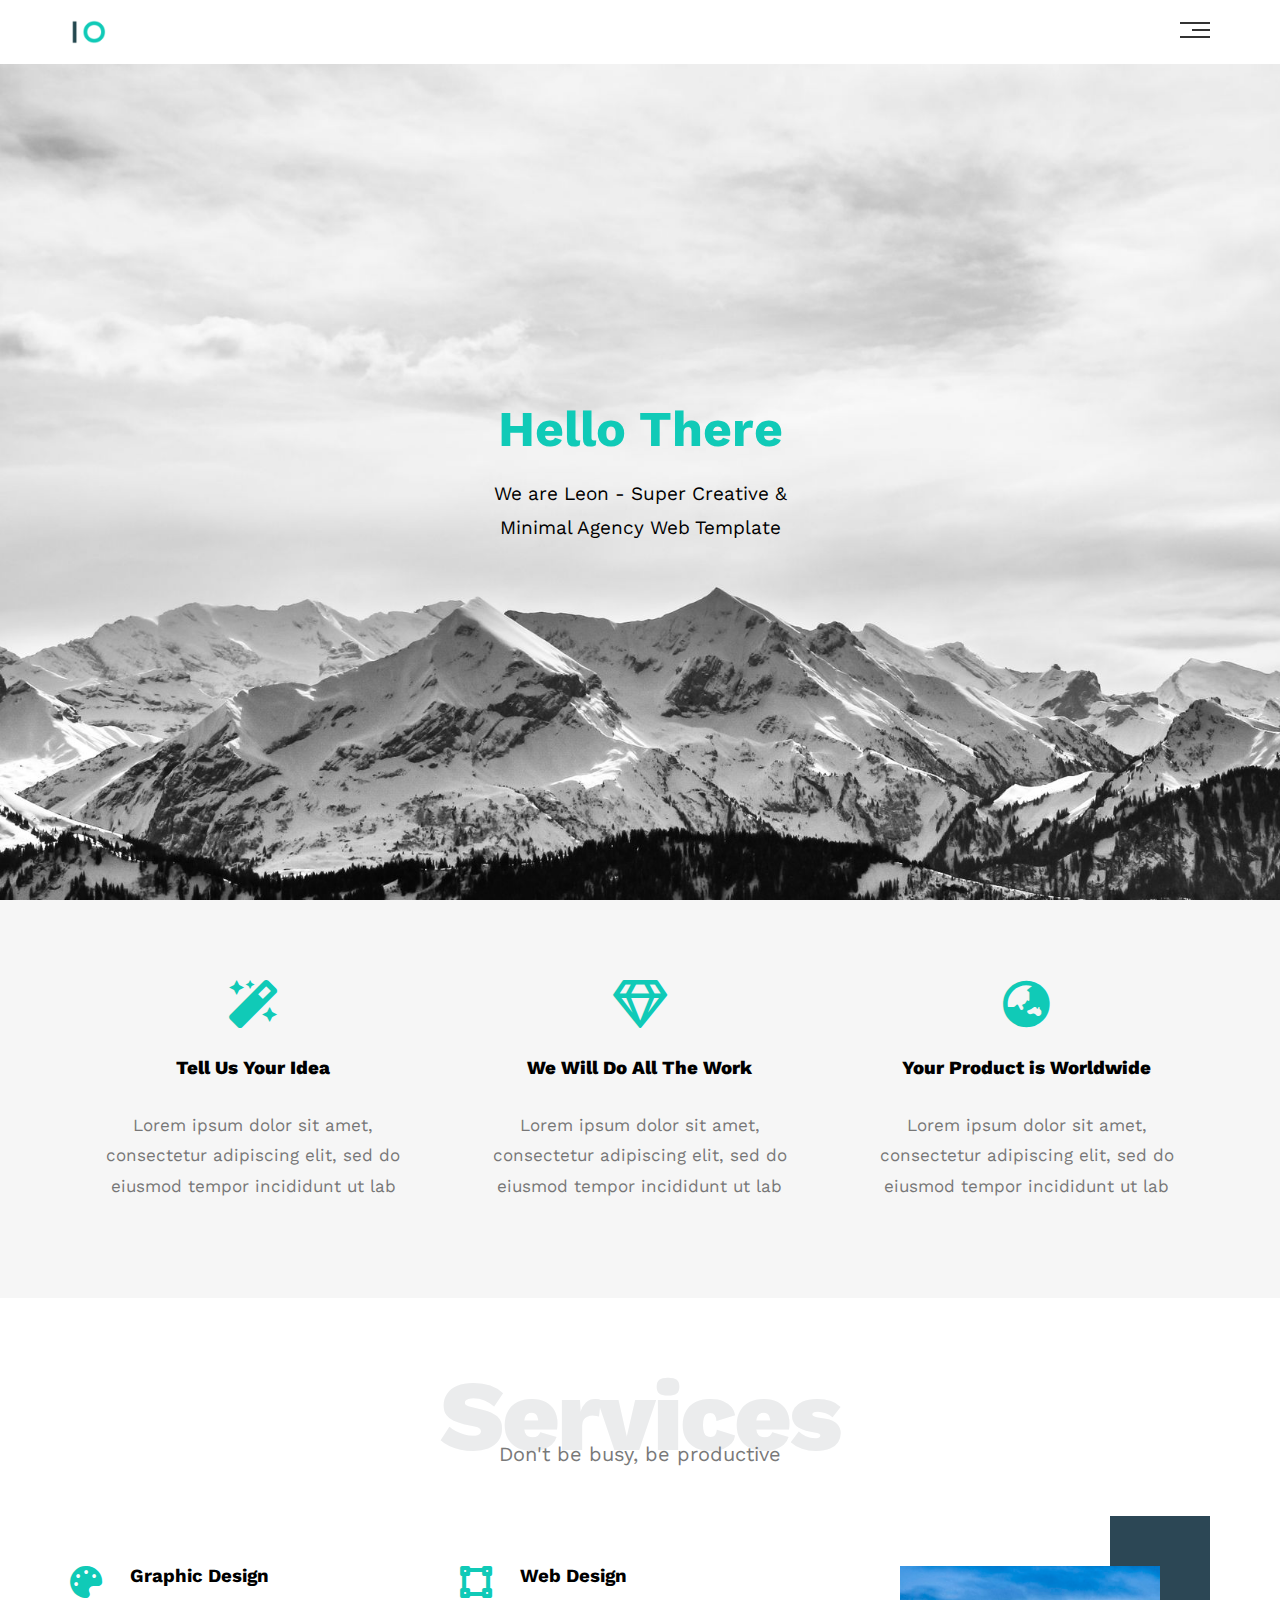
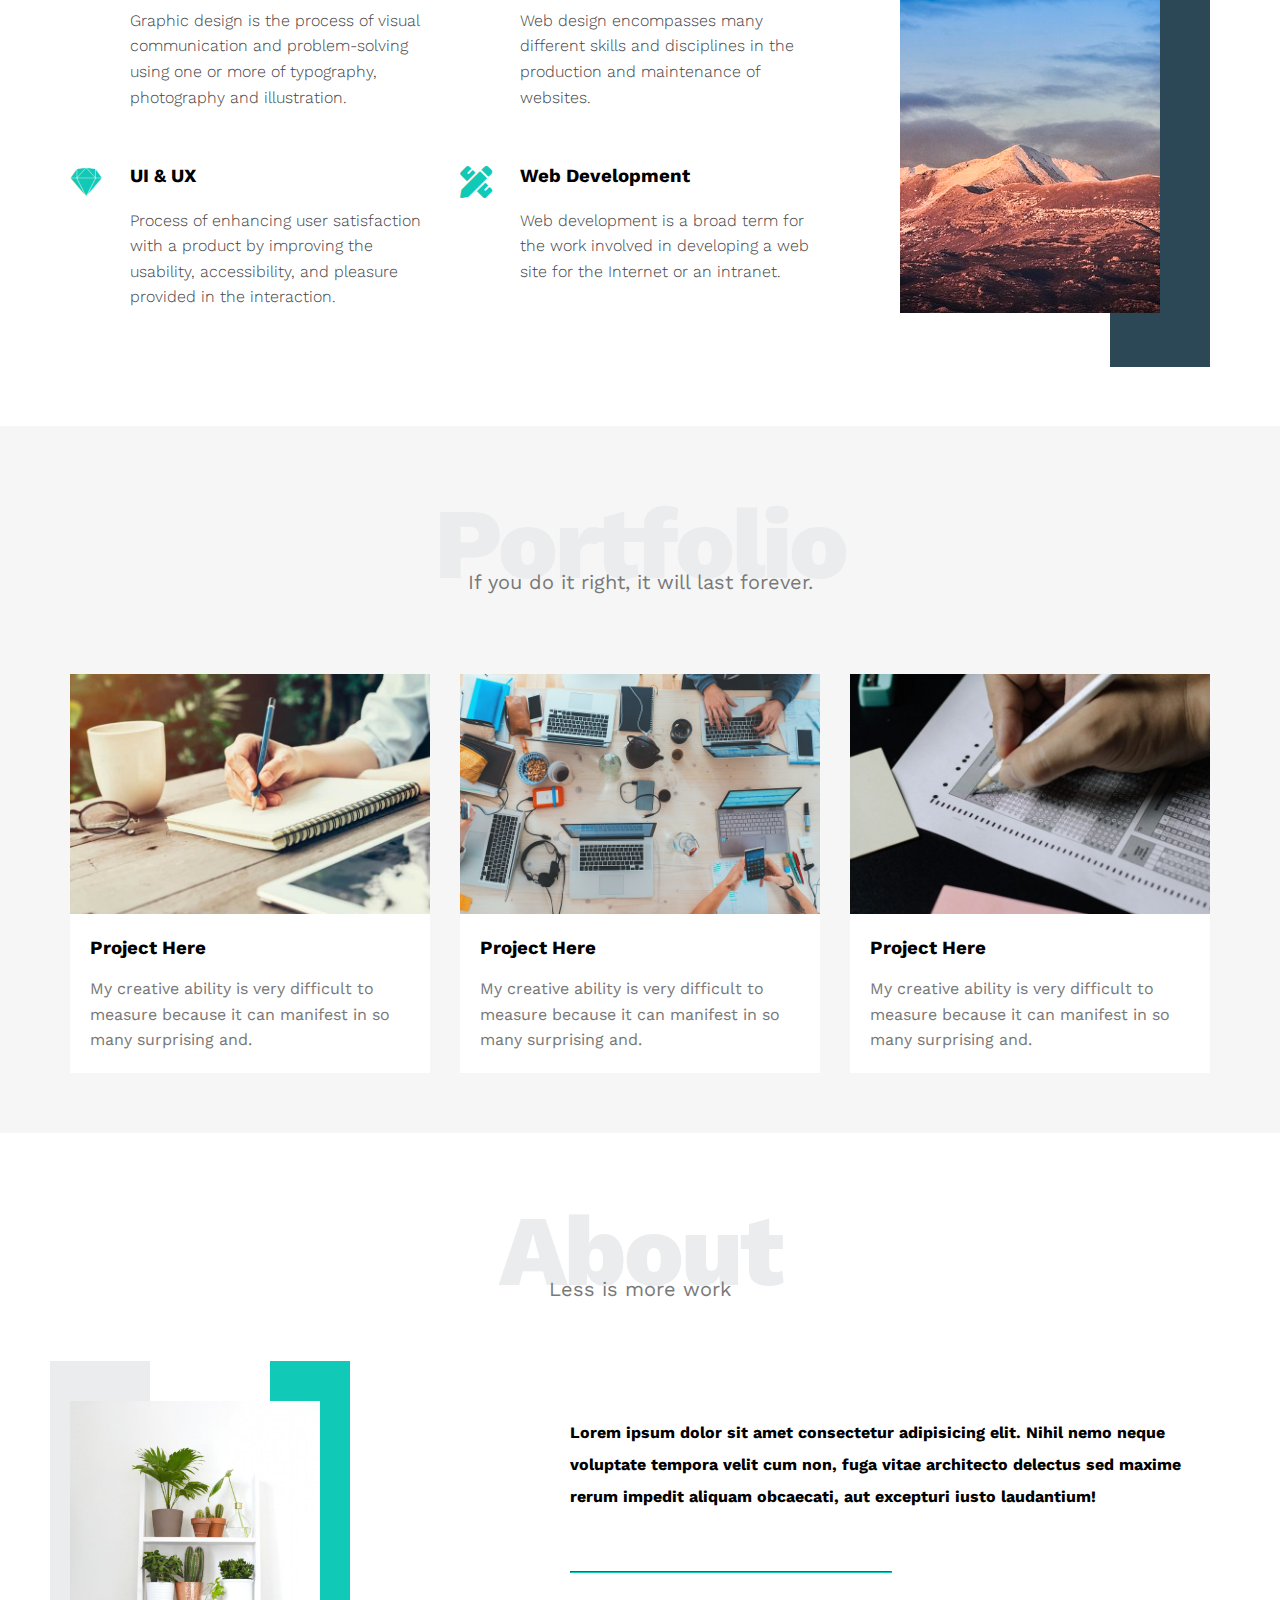
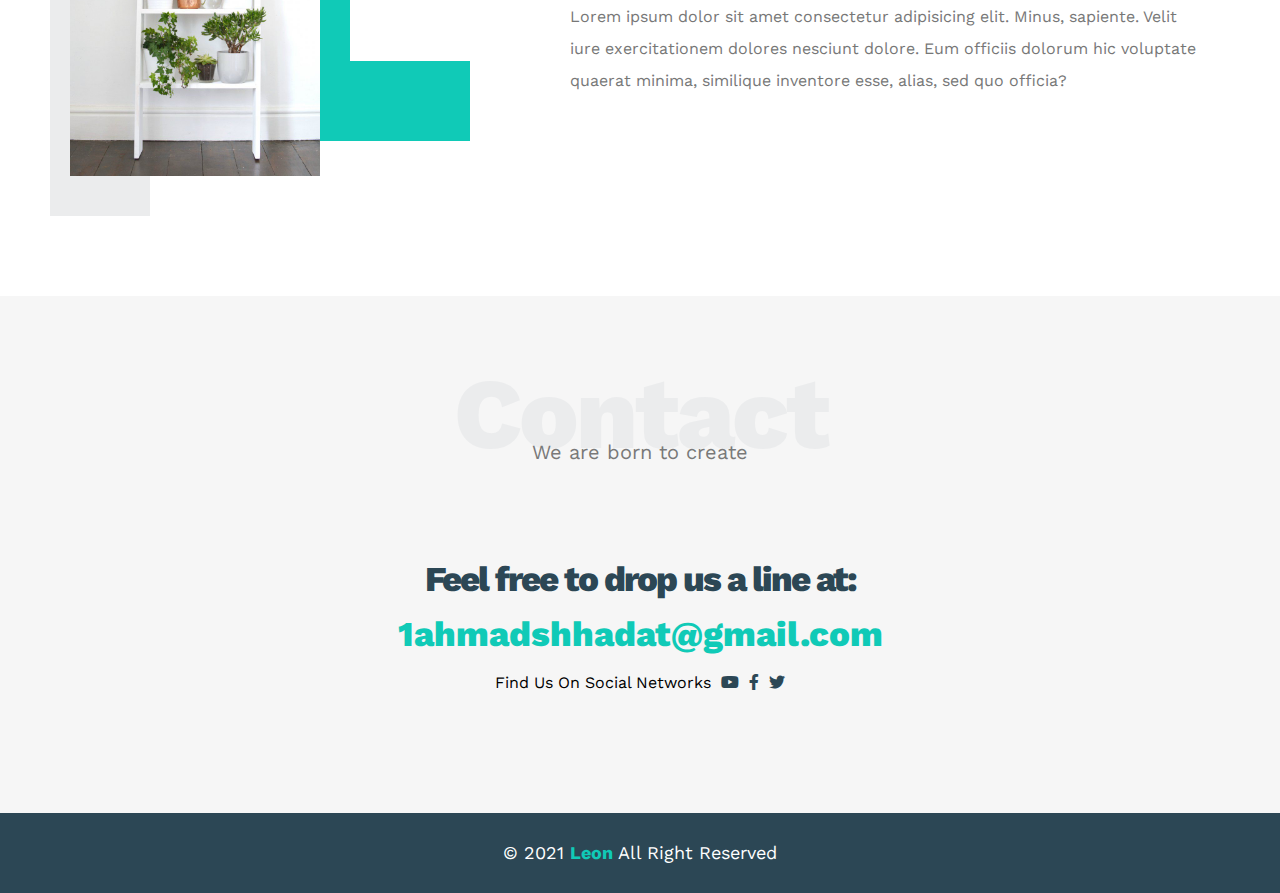
<file: index.html>
<!DOCTYPE html>
<html lang="en">

<head>
    <meta charset="UTF-8" />
    <meta http-equiv="X-UA-Compatible" content="IE=edge" />
    <meta name="viewport" content="width=device-width, initial-scale=1.0" />
    <title>Leon | Template One</title>
    <!-- Main Template CSS File -->
    <link rel="stylesheet" href="css/leon.css" />
    <!-- Render All Elements Normally -->
    <link rel="stylesheet" href="css/normalize.css" />
    <!-- Font Awesome Library -->
    <link rel="stylesheet" href="css/all.min.css" />
    <!-- Google Fonts -->
    <link rel="preconnect" href="https://fonts.gstatic.com" />
    <link href="https://fonts.googleapis.com/css2?family=Work+Sans:wght@200;300;400;500;600;700;800&#038;display=swap"
        rel="stylesheet" />
</head>

<body>
    <!-- Start Header -->
    <div class="header">
        <div class="container">
            <img class="logo" src="images/logo.png" alt="" />
            <div class="links">
                <span class="icon">
                    <span></span>
                    <span></span>
                    <span></span>
                </span>
                <ul>
                    <li><a href="#features">features</a></li>
                    <li><a href="#services">Services</a></li>
                    <li><a href="#portfolio">Portfolio</a></li>
                    <li><a href="#about">About</a></li>
                    <li><a href="#contact">Contact</a></li>
                </ul>
            </div>
        </div>
    </div>
    <!-- End Header -->
    <!-- Start Landing Section -->
    <div class="landing">
        <div class="intro-text">
            <h1>Hello There</h1>
            <p>We are Leon - Super Creative & Minimal Agency Web Template</p>
        </div>
    </div>
    <!-- End Landing Section -->
    <!-- Start Features -->
    <div class="features" id="features">
        <div class="container">
            <div class="feat">
                <i class="fas fa-magic fa-3x"></i>
                <h3>Tell Us Your Idea</h3>
                <p>Lorem ipsum dolor sit amet, consectetur adipiscing elit, sed do eiusmod tempor incididunt ut lab</p>
            </div>
            <div class="feat">
                <i class="far fa-gem fa-3x"></i>
                <h3>We Will Do All The Work</h3>
                <p>Lorem ipsum dolor sit amet, consectetur adipiscing elit, sed do eiusmod tempor incididunt ut lab</p>
            </div>
            <div class="feat">
                <i class="fas fa-globe-asia fa-3x"></i>
                <h3>Your Product is Worldwide</h3>
                <p>Lorem ipsum dolor sit amet, consectetur adipiscing elit, sed do eiusmod tempor incididunt ut lab</p>
            </div>
        </div>
    </div>
    <!-- End Features -->
    <!-- Start Services -->
    <div class="services" id="services">
        <div class="container">
            <h2 class="special-heading">Services</h2>
            <p>Don't be busy, be productive</p>
            <div class="services-content">
                <div class="col">
                    <!-- Start Service -->
                    <div class="srv">
                        <i class="fas fa-palette fa-2x"></i>
                        <div class="text">
                            <h3>Graphic Design</h3>
                            <p>
                                Graphic design is the process of visual communication and problem-solving using one or
                                more of
                                typography, photography and illustration.
                            </p>
                        </div>
                    </div>
                    <div class="srv">
                        <i class="fab fa-sketch fa-2x"></i>
                        <div class="text">
                            <h3>UI & UX</h3>
                            <p>
                                Process of enhancing user satisfaction with a product by improving the usability,
                                accessibility, and
                                pleasure provided in the interaction.
                            </p>
                        </div>
                    </div>
                    <!-- End Service -->
                </div>
                <div class="col">
                    <!-- Start Services -->
                    <div class="srv">
                        <i class="fas fa-vector-square fa-2x"></i>
                        <div class="text">
                            <h3>Web Design</h3>
                            <p>
                                Web design encompasses many different skills and disciplines in the production and
                                maintenance of
                                websites.
                            </p>
                        </div>
                    </div>
                    <div class="srv">
                        <i class="fas fa-pencil-ruler fa-2x"></i>
                        <div class="text">
                            <h3>Web Development</h3>
                            <p>
                                Web development is a broad term for the work involved in developing a web site for the
                                Internet or an
                                intranet.
                            </p>
                        </div>
                    </div>
                    <!-- End Services -->
                </div>
                <div class="col">
                    <div class="image image-column">
                        <img src="images/services.jpg" alt="" />
                    </div>
                </div>
            </div>
        </div>
    </div>
    <!-- End Services -->
    <!-- Start Portfolio -->
    <div class="portfolio" id="portfolio">
        <div class="container">
            <h2 class="special-heading">Portfolio</h2>
            <p>If you do it right, it will last forever.</p>
            <div class="portfolio-content">
                <div class="card">
                    <img src="images/portfolio-1.jpg" alt="" />
                    <div class="info">
                        <h3>Project Here</h3>
                        <p>My creative ability is very difficult to measure because it can manifest in so many
                            surprising and.</p>
                    </div>
                </div>
                <div class="card">
                    <img src="images/portfolio-2.jpg" alt="" />
                    <div class="info">
                        <h3>Project Here</h3>
                        <p>My creative ability is very difficult to measure because it can manifest in so many
                            surprising and.</p>
                    </div>
                </div>
                <div class="card">
                    <img src="images/portfolio-3.jpg" alt="" />
                    <div class="info">
                        <h3>Project Here</h3>
                        <p>My creative ability is very difficult to measure because it can manifest in so many
                            surprising and.</p>
                    </div>
                </div>
            </div>
        </div>
    </div>
    <!-- End Portfolio -->
    <!-- Start About -->
    <div class="about" id="about">
        <div class="container">
            <h2 class="special-heading">About</h2>
            <p>Less is more work</p>
            <div class="about-content">
                <div class="image">
                    <img src="images/about.jpg" alt="" />
                </div>
                <div class="text">
                    <p>
                        Lorem ipsum dolor sit amet consectetur adipisicing elit. Nihil nemo neque voluptate tempora
                        velit cum non,
                        fuga vitae architecto delectus sed maxime rerum impedit aliquam obcaecati, aut excepturi iusto
                        laudantium!
                    </p>
                    <hr />
                    <p>
                        Lorem ipsum dolor sit amet consectetur adipisicing elit. Minus, sapiente. Velit iure
                        exercitationem
                        dolores nesciunt dolore. Eum officiis dolorum hic voluptate quaerat minima, similique inventore
                        esse,
                        alias, sed quo officia?
                    </p>
                </div>
            </div>
        </div>
    </div>
    <!-- End About -->
    <!-- Start Contact -->
    <div class="contact" id="contact">
        <div class="container">
            <h2 class="special-heading">Contact</h2>
            <p>We are born to create</p>
            <div class="info">
                <p class="label">Feel free to drop us a line at:</p>
                <a href="mailto:1ahmadshhadat@gmail.com?subject=Contact" class="link">1ahmadshhadat@gmail.com</a>
                <div class="social">
                    Find Us On Social Networks
                    <i class="fab fa-youtube"></i>
                    <i class="fab fa-facebook-f"></i>
                    <i class="fab fa-twitter"></i>
                </div>
            </div>
        </div>
    </div>
    <!-- End Contact -->
    <!-- Start Footer -->
    <div class="footer">&copy; 2021 <span>Leon</span> All Right Reserved</div>
    <!-- End Footer -->
</body>

</html>
</file>
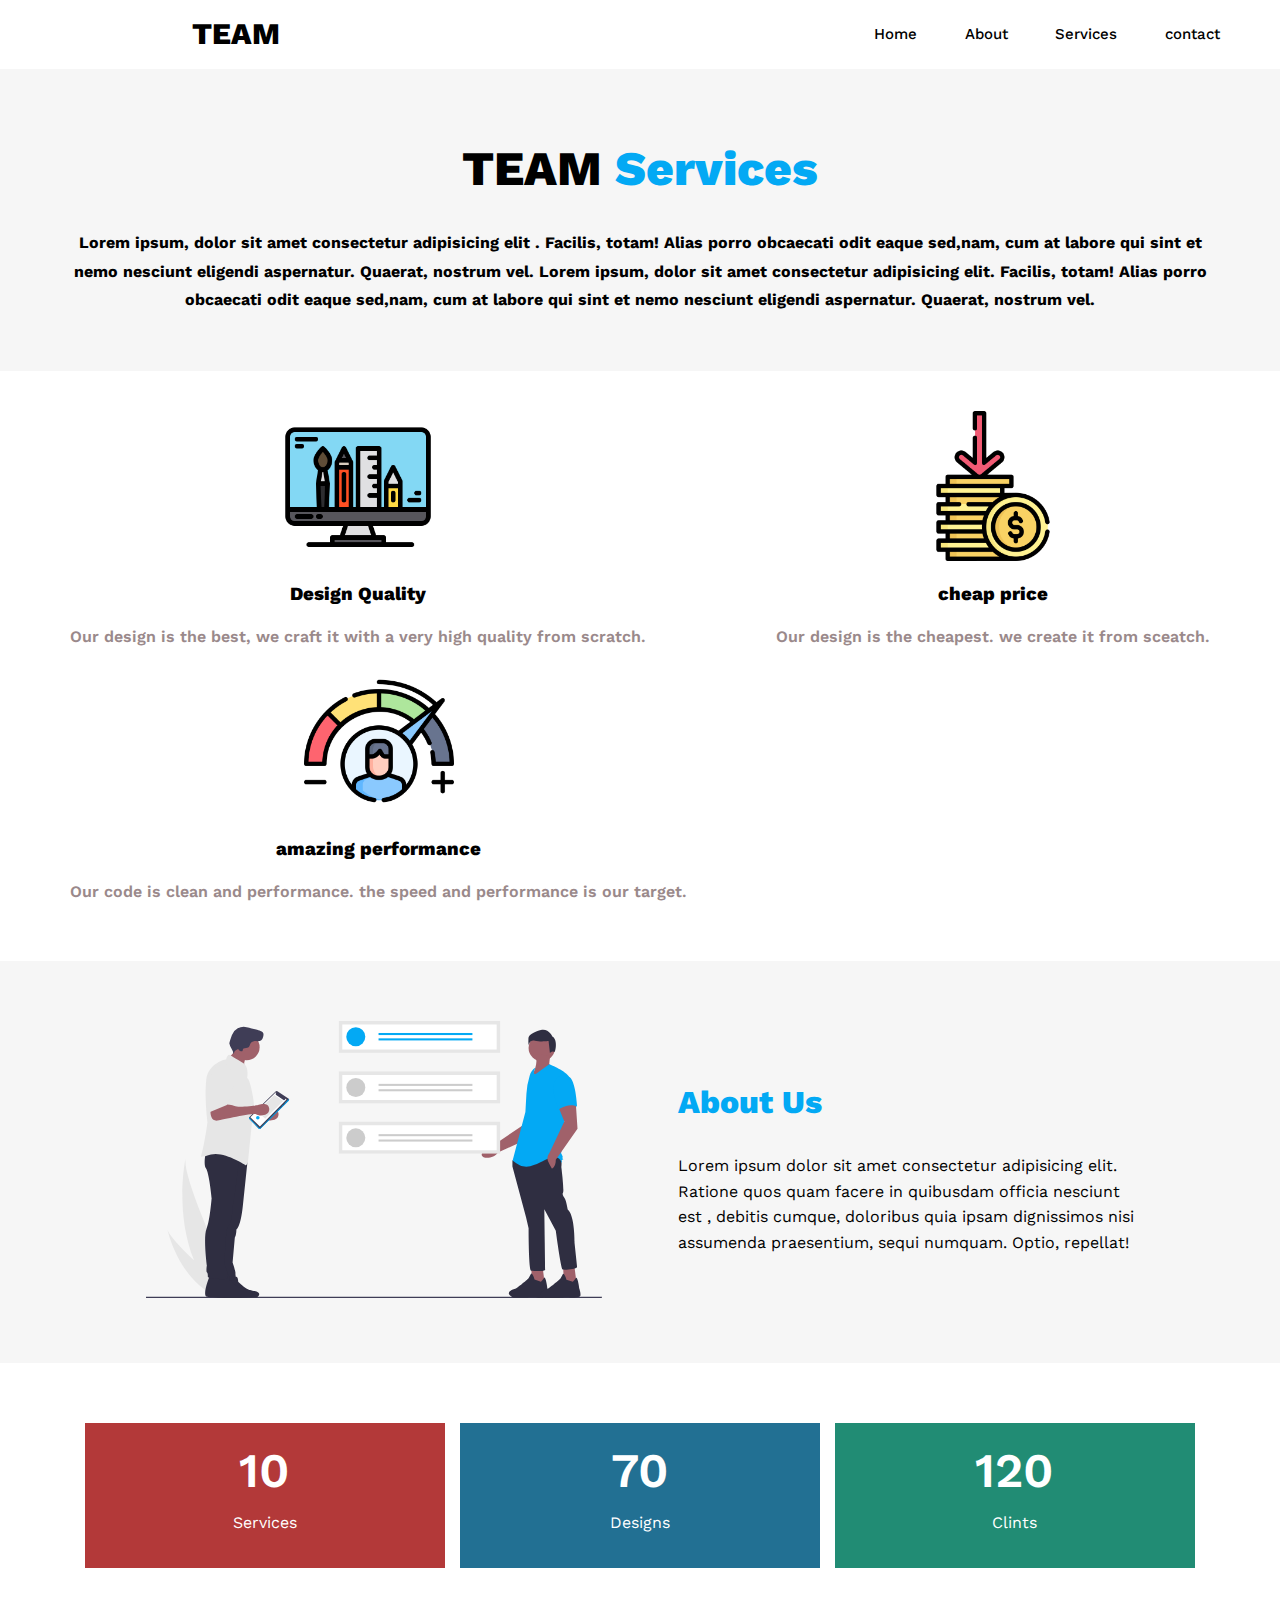
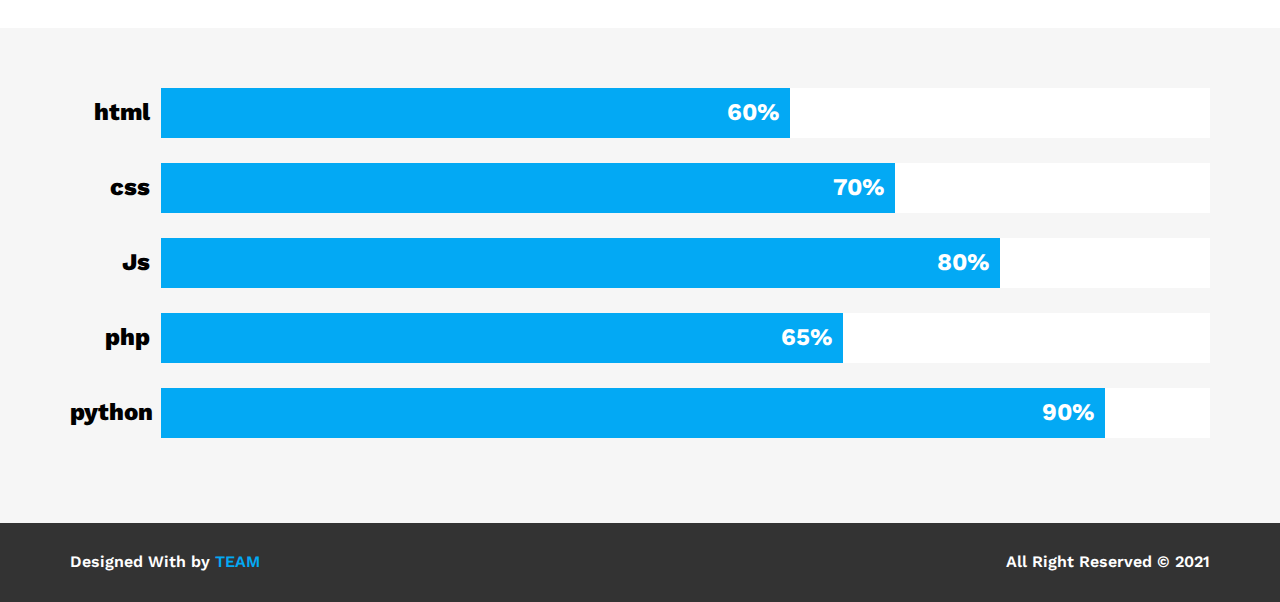
<file: template2/index.html>
<!DOCTYPE html>
<html lang="en">
<head>
    <title>Services</title>
    <!-- Main Template CSS File -->
    <link rel="stylesheet" href="css/Main.css" />
     <!-- Render All Elements Normally -->
     <link rel="stylesheet" href="css/normalize.css" />
     <!-- Font Awesome Library -->
     <link rel="stylesheet" href="css/all.min.css" />
    <!-- Google Fonts -->
    <link rel="preconnect" href="https://fonts.gstatic.com" />
    <link
    href="https://fonts.googleapis.com/css2?family=Work+Sans:wght@200;300;400;500;600;700;800&#038;display=swap"
    rel="stylesheet"
    />
</head>
<body>
    
    <!-- Start Header -->
    <div class="header">
        <div class="container">
            <div class="logo">
                <a href="index.html">TEAM</a>
            </div>
            <div class="links">
                <ul>
                    <li><a href="index.html">Home</a></li>
                    <li><a href="index2.html">About</a></li>
                    <li><a href="">Services</a></li>
                    <li><a href="">contact</a></li>
                </ul>
            </div>
        </div>
    </div>

    <!-- End Header -->


    <!-- Start Services -->

    <div class="Services">
        <div class="container">
            <h1> TEAM <span> Services </span> </h1>
            <p>
                Lorem ipsum, dolor sit amet consectetur adipisicing elit
                . Facilis, totam! Alias porro obcaecati odit eaque sed,nam,
                cum at labore qui sint et nemo nesciunt eligendi aspernatur. Quaerat, nostrum vel.
                Lorem ipsum, dolor sit amet consectetur adipisicing elit.
                Facilis, totam! Alias porro obcaecati 
                odit eaque sed,nam, cum at labore qui sint et nemo nesciunt eligendi aspernatur.
                Quaerat, nostrum vel.
            </p>
        </div>
    </div> 
    <!-- End Service -->


    <!-- Start Portfolio -->

    <!-- End Portfolio -->

    <div class="Portfolio">
        <div class="container">
            <div class="card">
                <img src="images/design.png" alt="" />
                <div class="info">
                <h3>Design Quality</h3>
                <p>Our design is the best, we craft it with a very high quality from scratch.</p>
                </div>
            </div>

            <div class="card">
                <img src="images/loss.png" alt="" />
                <div class="info">
                <h3>cheap price</h3>
                <p>Our design is the cheapest. we create it from sceatch.</p>
                </div>
            </div>

            <div class="card">
                <img src="images/amazing.png" alt="" />
                <div class="info">
                <h3>amazing performance</h3>
                <p>Our code is clean and performance. the speed and performance is our target.</p>
                </div>
            </div>

        </div>
    </div>
   


    
 <!-- Start About -->
 <div class="about" id="About">
    <div class="container">
        <div class="img">
            <img src="images/undraw_shared_goals_3d12.svg" alt="">
        </div>
        <div class="info">
            <h3>About Us</h3>
            <p>
                Lorem ipsum dolor sit amet consectetur adipisicing elit. Ratione quos quam facere in quibusdam officia nesciunt est
                , debitis cumque, doloribus quia ipsam dignissimos nisi assumenda praesentium, sequi numquam. Optio, repellat!
            </p>
        </div>
    </div>
</div>
<!-- End About -->

<!-- Start Sections -->

<div class="sections">
    <div class="container">
        <div class="services">
            <h3>10</h3>
            <p>Services</p>
        </div>
        
        <div class="designs">
            <h3>70</h3>
            <p>Designs</p>
        </div>
        
        <div class="clints">
            <h3>120</h3>
            <p>Clints</p>
        </div>
    </div>
</div>

<!-- End  Sections-->

<!-- Start skills -->
<div class="skills">
    <div class="container">
        <div class="bar">
            <label for="html">html</label>
            <div class="html"></div>
        </div>
        <div class="bar">
            <label for="css">css</label>
            <div class="css"></div>
        </div>
        <div class="bar">
            <label for="js">Js</label>
            <div class="js"></div>
        </div>
        <div class="bar">
            <label for="php">php</label>
            <div class="php"></div>
        </div>
        <div class="bar">
            <label for="python">python</label>
            <div class="python"></div>
        </div>
    </div>
</div>
<!-- Start skills -->


    <!-- Start footer -->
<div class="footer">
    <div class="container">
        <div class="by">
            Designed With by <span>TEAM</span>
        </div>
        <div class="right">
            All Right Reserved 	&copy; 2021
        </div>
    </div>
</div>

<!-- End Footer -->
</body>
</html>
</file>
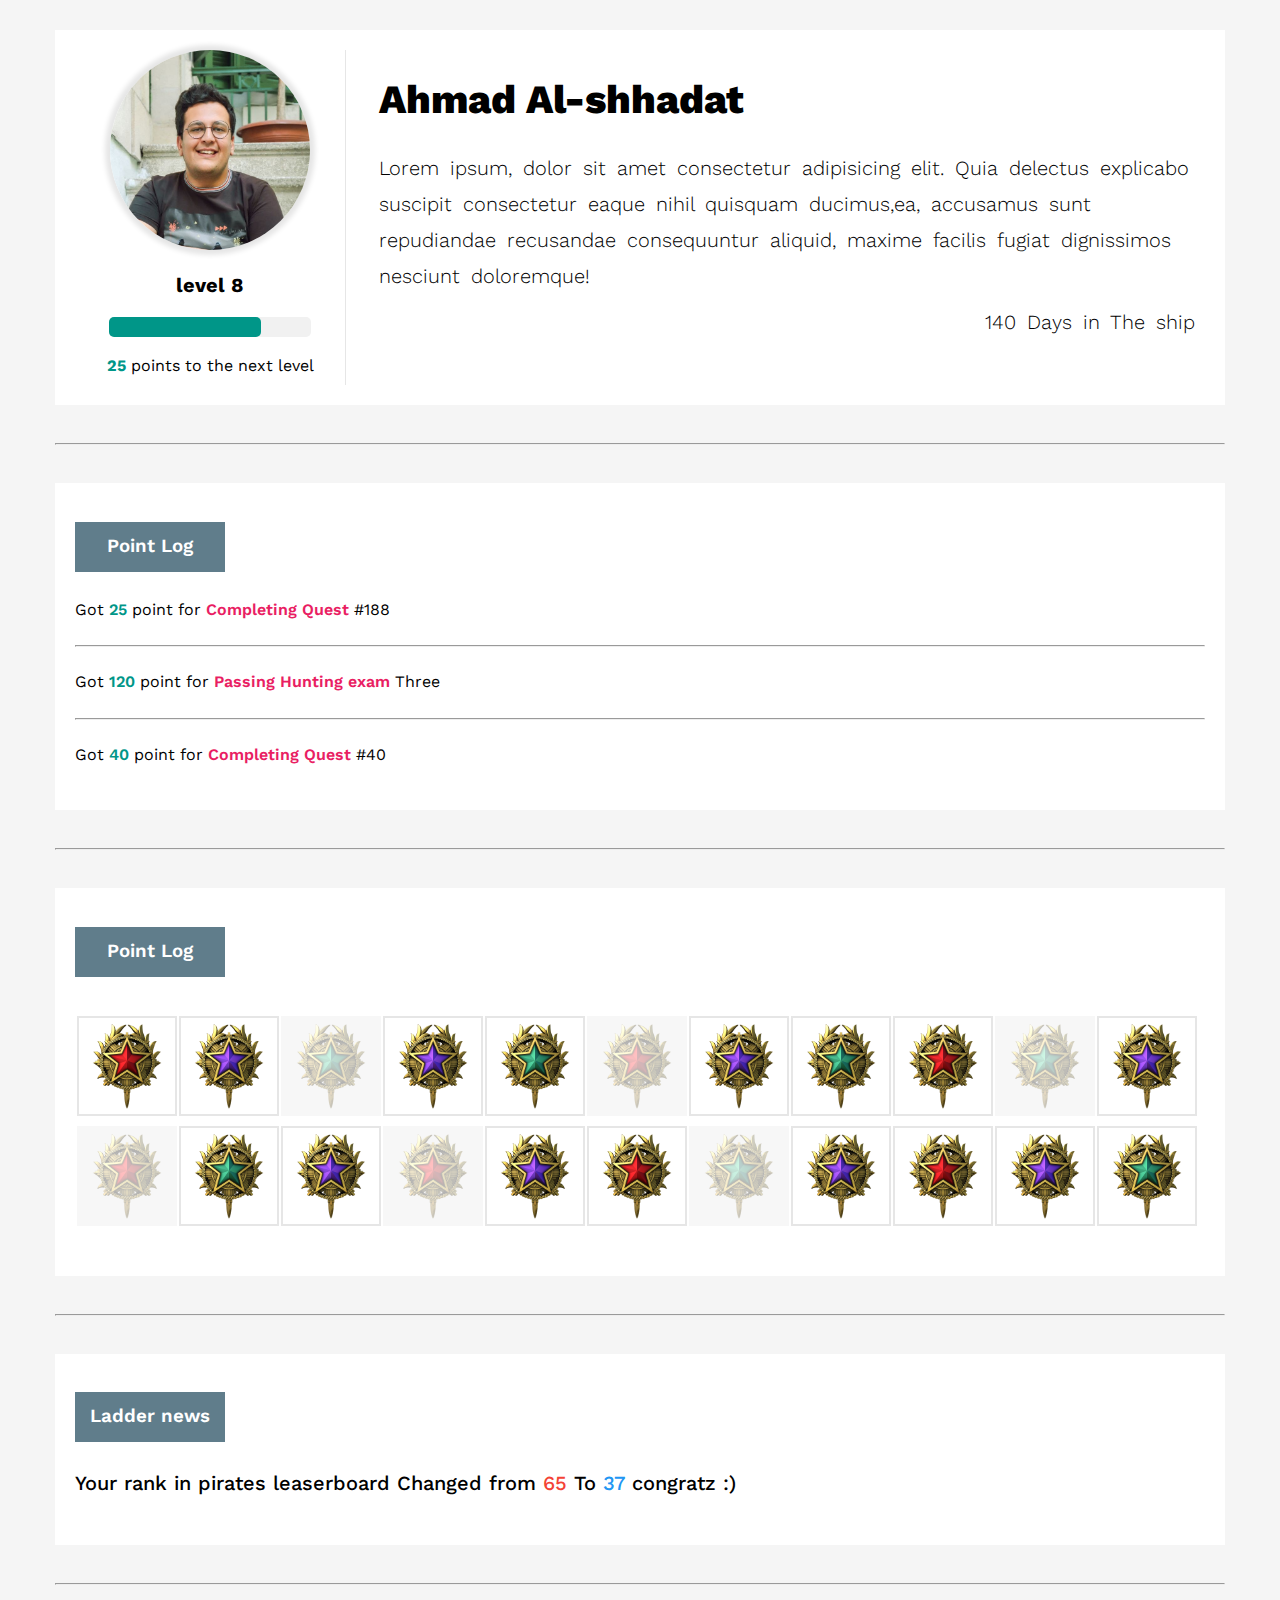
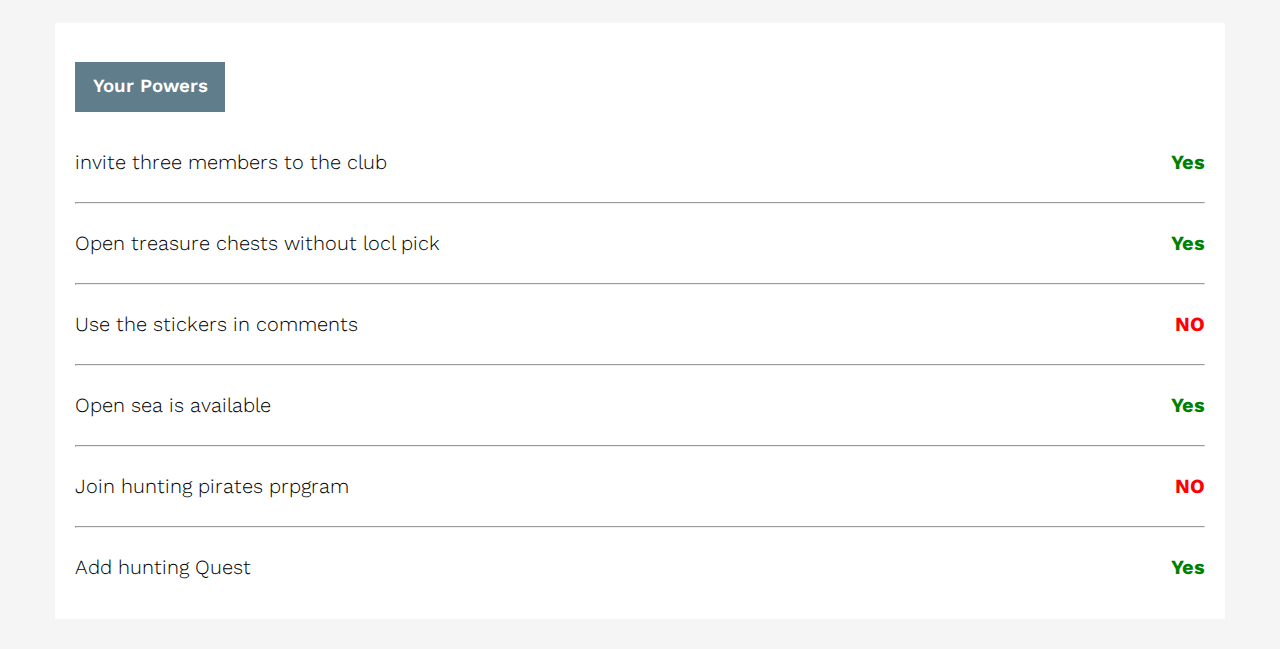
<file: template3/index.html>
<!DOCTYPE html>
<html lang="en">
<head>
    <meta charset="UTF-8">
    <meta http-equiv="X-UA-Compatible" content="IE=edge">
    <meta name="viewport" content="width=device-width, initial-scale=1.0">
    <title>Gaming Profile</title>
    <!-- Render All Elements Normally -->
    <link rel="stylesheet" href="css/normalize.css" />
    <!-- Font Awesome Library -->
    <link rel="stylesheet" href="css/all.min.css" />
    <!-- Main Template CSS File -->
    <link rel="stylesheet" href="css/Main.css" />
    <!-- Google Fonts -->
    <link rel="preconnect" href="https://fonts.gstatic.com" />
    <link
    href="https://fonts.googleapis.com/css2?family=Work+Sans:wght@200;300;400;500;600;700;800&#038;display=swap"
    rel="stylesheet"
    />
</head>
<body>
    <!-- header -->
    <div class="header">
        <div class="container">

            <div class="profile">
                <div class="img">
                    <img src="images/1ahmadshhadat.jpg" alt="1ahmadshhadat">
                </div>
    
                <div class="level">
                    <h3>level 8</h3>
                    <div class="bar"></div>
                    <div class="point">
                        <span>25</span> points to the next level
                    </div>
                </div>
            </div>

            <div class="info">
                <h1>Ahmad Al-shhadat</h1>
                <p>
                    Lorem ipsum, dolor sit amet consectetur adipisicing elit. Quia delectus explicabo suscipit consectetur eaque nihil quisquam ducimus,ea, accusamus sunt repudiandae recusandae consequuntur aliquid, maxime facilis fugiat dignissimos nesciunt doloremque!
                </p>
                <p class="days">
                    140 Days in The ship
                </p>
            </div>
        </div>
    </div>
    
    <!-- END header -->

    <!-- hr -->

        <div class="hr">
            <div class="container">
                <hr>
            </div> 
        </div>
        
    <!-- end hr -->

    <!-- log -->

    <div class="log">
        <div class="container">
            <h3 class="h3">Point Log</h3>
            <p>Got <span>25</span> point for <span>Completing Quest</span> #188</p>
            <hr>
            <p>Got <span>120</span> point for <span>Passing Hunting exam</span> Three</p>
            <hr>
            <p>Got <span>40</span> point for <span>Completing Quest</span> #40</p>
        </div>
    </div>

    <!-- end log -->

    <!-- hr -->

    <div class="hr">
        <div class="container">
            <hr>
        </div> 
    </div>
    
<!-- end hr -->

    <!-- trophies -->
    <div class="trophies">
        <div class="container">
            <h3 class="h3">Point Log</h3>
            <div class="img">
                <img src="images/1.png" alt="">
                <img src="images/2.png" alt="">
                <img src="images/3.png" alt="">
                <img src="images/2.png" alt="">
                <img src="images/3.png" alt="">
                <img src="images/1.png" alt="">
                <img src="images/2.png" alt="">
                <img src="images/3.png" alt="">
                <img src="images/1.png" alt="">
                <img src="images/3.png" alt="">
                <img src="images/2.png" alt="">
                <img src="images/1.png" alt="">
                <img src="images/3.png" alt="">
                <img src="images/2.png" alt="">
                <img src="images/1.png" alt="">
                <img src="images/2.png" alt="">
                <img src="images/1.png" alt="">
                <img src="images/3.png" alt="">
                <img src="images/2.png" alt="">
                <img src="images/1.png" alt="">
                <img src="images/2.png" alt="">
                <img src="images/3.png" alt="">
            </div>
            
        </div>
    </div>

    <!-- END trophies -->

        <!-- hr -->

        <div class="hr">
            <div class="container">
                <hr>
            </div> 
        </div>
        
    <!-- end hr -->

    <!-- news -->

    <div class="news">
        <div class="container">
            <h3 class="h3">Ladder news</h3>
            <p>Your rank in pirates leaserboard Changed from <span>65</span> To <span>37</span> congratz :)</p>
        </div>
    </div>

    <!-- End news -->

    <!-- hr -->

    <div class="hr">
        <div class="container">
            <hr>
        </div> 
    </div>
        
    <!-- end hr -->

    <!-- powers -->
    <div class="powers">
        <div class="container">
            <h3 class="h3">Your Powers</h3>
            <div class="info">
                <p>invite three members to the club</p>
                <span>Yes</span>
            </div>
            <hr>
            <div class="info">
                <p>Open treasure chests without locl pick</p>
                <span>Yes</span>
            </div>
            <hr>
            <div class="info">
                <p>Use the stickers in comments</p>
                <span class="no">NO</span>
            </div>
            <hr>
            <div class="info">
                <p>Open sea is available</p>
                <span>Yes</span>
            </div>
            <hr>
            <div class="info">
                <p>Join hunting pirates prpgram</p>
                <span class="no">NO</span>
            </div>
            <hr>
            <div class="info">
                <p>Add hunting Quest</p>
                <span>Yes</span>
            </div>

        </div>
    </div>
</body>
</html>
</file>
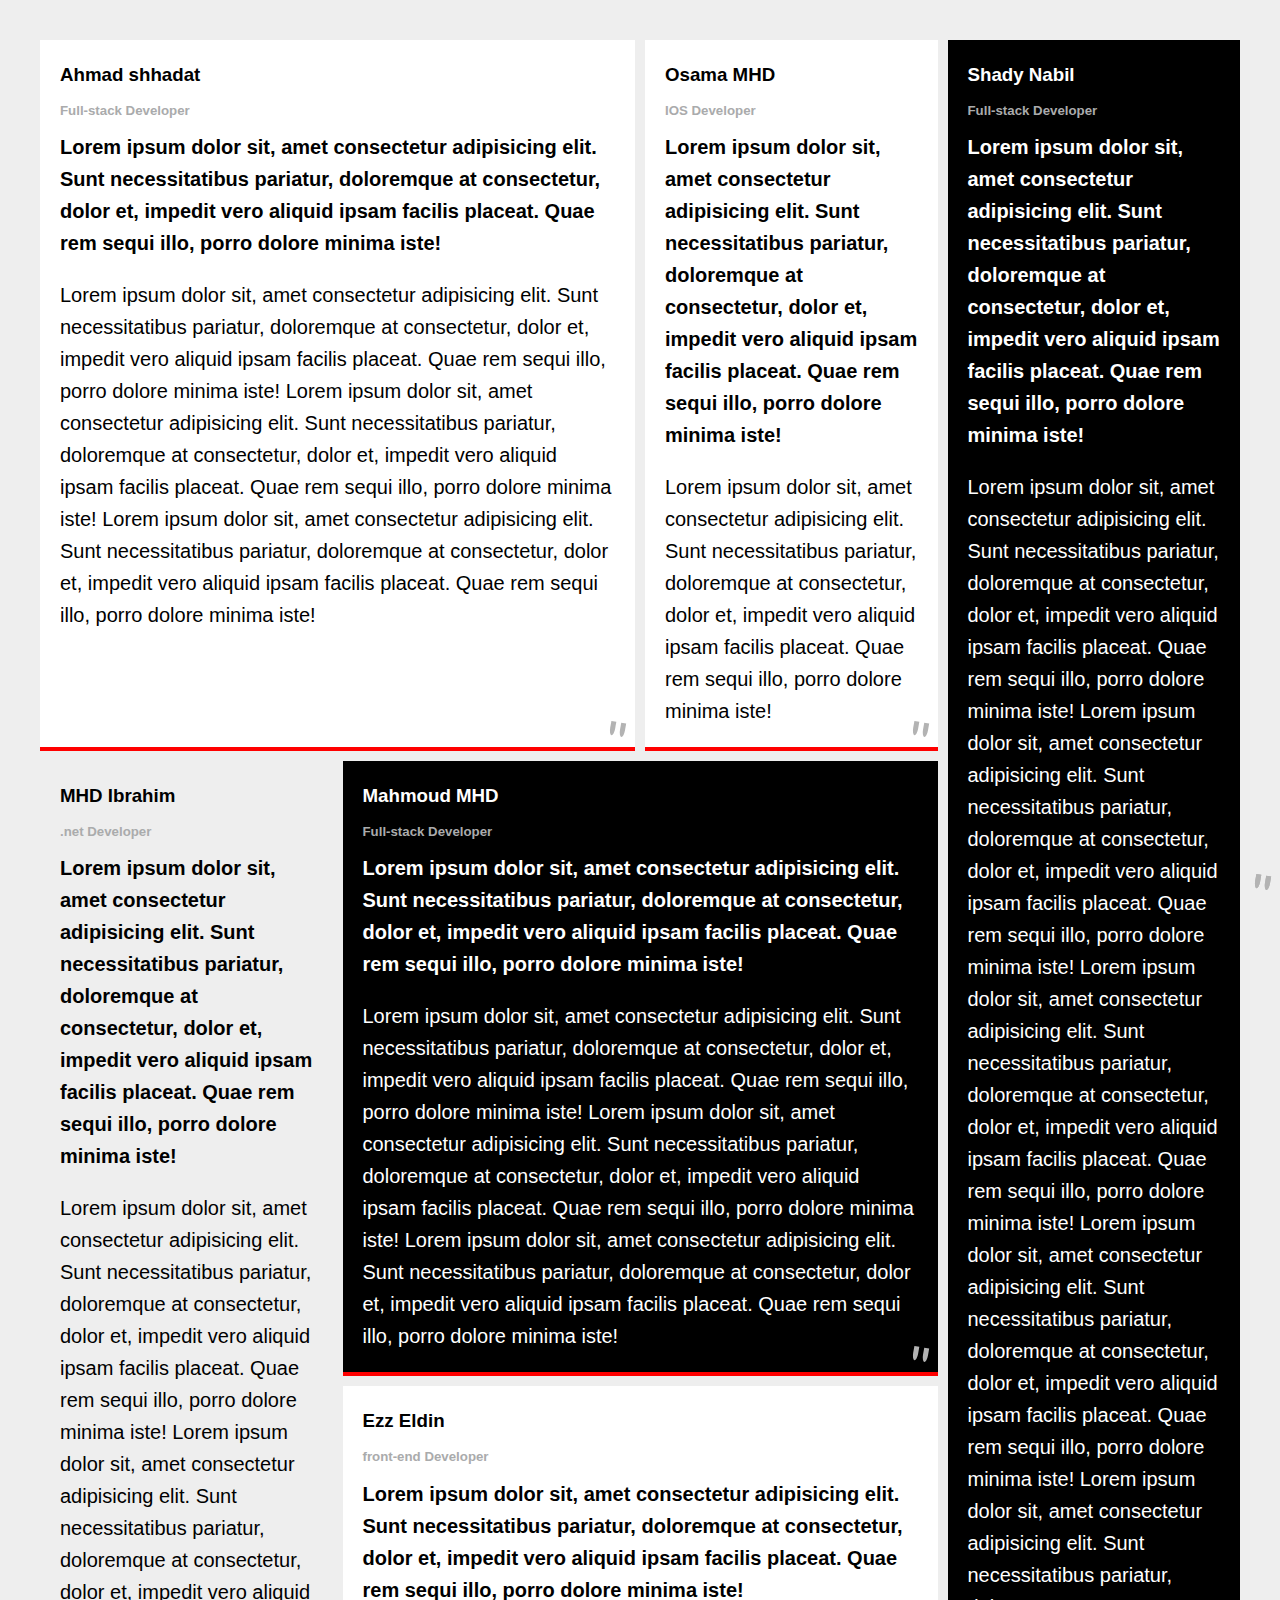
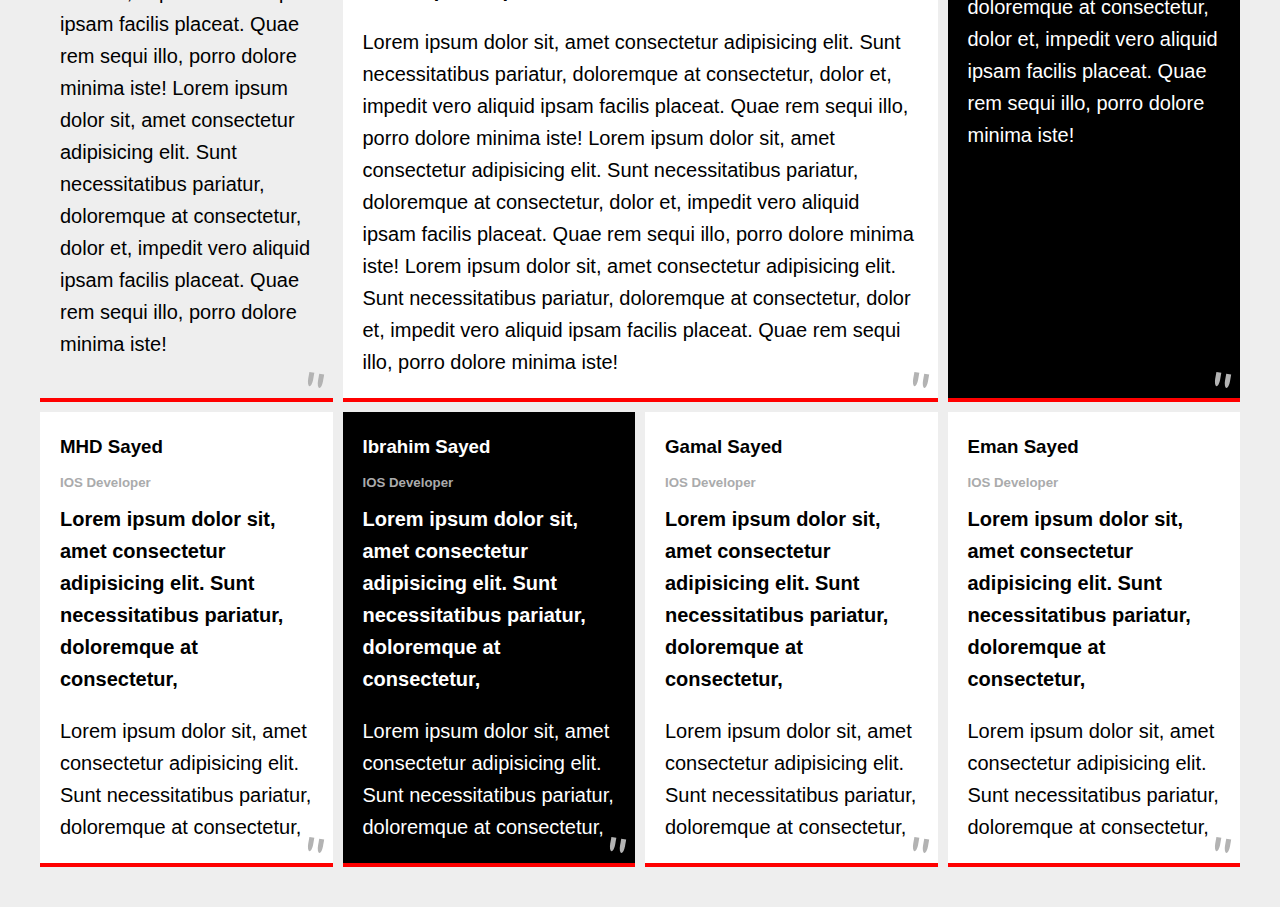
<file: template5/index.html>
<!DOCTYPE html>
<html lang="en">
<head>
    <meta charset="UTF-8">
    <meta http-equiv="X-UA-Compatible" content="IE=edge">
    <meta name="viewport" content="width=device-width, initial-scale=1.0">
    <link rel="stylesheet" href="css/style.css">
    <title>Document</title>
</head>
<body>
<div class="a">
    <div class="parent">
        <div class="Ahmad">
            <h3>Ahmad shhadat</h3>
            <h5>Full-stack Developer</h5>
            <p class="bold">
                Lorem ipsum dolor sit, amet consectetur adipisicing elit.
                Sunt necessitatibus pariatur, doloremque at consectetur,
                dolor et, impedit vero aliquid ipsam facilis placeat.
                Quae rem sequi illo, porro dolore minima iste!
            </p>
            <p>
                Lorem ipsum dolor sit, amet consectetur adipisicing elit.
                Sunt necessitatibus pariatur, doloremque at consectetur,
                dolor et, impedit vero aliquid ipsam facilis placeat.
                Quae rem sequi illo, porro dolore minima iste!
                Lorem ipsum dolor sit, amet consectetur adipisicing elit.
                Sunt necessitatibus pariatur, doloremque at consectetur,
                dolor et, impedit vero aliquid ipsam facilis placeat.
                Quae rem sequi illo, porro dolore minima iste!
                Lorem ipsum dolor sit, amet consectetur adipisicing elit.
                Sunt necessitatibus pariatur, doloremque at consectetur,
                dolor et, impedit vero aliquid ipsam facilis placeat.
                Quae rem sequi illo, porro dolore minima iste!
            </p>
        </div>

        <div class="Osama">
            <h3>Osama MHD</h3>
            <h5>IOS Developer</h5>
            <p class="bold">
                Lorem ipsum dolor sit, amet consectetur adipisicing elit.
                Sunt necessitatibus pariatur, doloremque at consectetur,
                dolor et, impedit vero aliquid ipsam facilis placeat.
                Quae rem sequi illo, porro dolore minima iste!
            </p>
            <p>
                Lorem ipsum dolor sit, amet consectetur adipisicing elit.
                Sunt necessitatibus pariatur, doloremque at consectetur,
                dolor et, impedit vero aliquid ipsam facilis placeat.
                Quae rem sequi illo, porro dolore minima iste!
            </p>
        </div>

        <div class="Shady">
            <h3>Shady Nabil</h3>
            <h5>Full-stack Developer</h5>
            <p class="bold">
                Lorem ipsum dolor sit, amet consectetur adipisicing elit.
                Sunt necessitatibus pariatur, doloremque at consectetur,
                dolor et, impedit vero aliquid ipsam facilis placeat.
                Quae rem sequi illo, porro dolore minima iste!
            </p>
            <p>
                Lorem ipsum dolor sit, amet consectetur adipisicing elit.
                Sunt necessitatibus pariatur, doloremque at consectetur,
                dolor et, impedit vero aliquid ipsam facilis placeat.
                Quae rem sequi illo, porro dolore minima iste!
                Lorem ipsum dolor sit, amet consectetur adipisicing elit.
                Sunt necessitatibus pariatur, doloremque at consectetur,
                dolor et, impedit vero aliquid ipsam facilis placeat.
                Quae rem sequi illo, porro dolore minima iste!
                Lorem ipsum dolor sit, amet consectetur adipisicing elit.
                Sunt necessitatibus pariatur, doloremque at consectetur,
                dolor et, impedit vero aliquid ipsam facilis placeat.
                Quae rem sequi illo, porro dolore minima iste!
                Lorem ipsum dolor sit, amet consectetur adipisicing elit.
                Sunt necessitatibus pariatur, doloremque at consectetur,
                dolor et, impedit vero aliquid ipsam facilis placeat.
                Quae rem sequi illo, porro dolore minima iste!
                Lorem ipsum dolor sit, amet consectetur adipisicing elit.
                Sunt necessitatibus pariatur, doloremque at consectetur,
                dolor et, impedit vero aliquid ipsam facilis placeat.
                Quae rem sequi illo, porro dolore minima iste!
            </p>
        </div>

        <div class="MHD">
            <h3>MHD Ibrahim</h3>
            <h5>.net Developer</h3>
            <p class="bold">
                Lorem ipsum dolor sit, amet consectetur adipisicing elit.
                Sunt necessitatibus pariatur, doloremque at consectetur,
                dolor et, impedit vero aliquid ipsam facilis placeat.
                Quae rem sequi illo, porro dolore minima iste!
            </p>
            <p>
                Lorem ipsum dolor sit, amet consectetur adipisicing elit.
                Sunt necessitatibus pariatur, doloremque at consectetur,
                dolor et, impedit vero aliquid ipsam facilis placeat.
                Quae rem sequi illo, porro dolore minima iste!
                Lorem ipsum dolor sit, amet consectetur adipisicing elit.
                Sunt necessitatibus pariatur, doloremque at consectetur,
                dolor et, impedit vero aliquid ipsam facilis placeat.
                Quae rem sequi illo, porro dolore minima iste!
                Lorem ipsum dolor sit, amet consectetur adipisicing elit.
                Sunt necessitatibus pariatur, doloremque at consectetur,
                dolor et, impedit vero aliquid ipsam facilis placeat.
                Quae rem sequi illo, porro dolore minima iste!
            </p>
        </div>

        <div class="Mahmoud" >
            <h3>Mahmoud MHD</h3>
            <h5>Full-stack Developer</h5>
            <p class="bold">
                Lorem ipsum dolor sit, amet consectetur adipisicing elit.
                Sunt necessitatibus pariatur, doloremque at consectetur,
                dolor et, impedit vero aliquid ipsam facilis placeat.
                Quae rem sequi illo, porro dolore minima iste!
            </p>
            <p>
                Lorem ipsum dolor sit, amet consectetur adipisicing elit.
                Sunt necessitatibus pariatur, doloremque at consectetur,
                dolor et, impedit vero aliquid ipsam facilis placeat.
                Quae rem sequi illo, porro dolore minima iste!
                Lorem ipsum dolor sit, amet consectetur adipisicing elit.
                Sunt necessitatibus pariatur, doloremque at consectetur,
                dolor et, impedit vero aliquid ipsam facilis placeat.
                Quae rem sequi illo, porro dolore minima iste!
                Lorem ipsum dolor sit, amet consectetur adipisicing elit.
                Sunt necessitatibus pariatur, doloremque at consectetur,
                dolor et, impedit vero aliquid ipsam facilis placeat.
                Quae rem sequi illo, porro dolore minima iste!
            </p>
        </div>

        <div class="Ezz">
            <h3>Ezz Eldin</h3>
            <h5>front-end Developer</h5>
            <p class="bold">
                Lorem ipsum dolor sit, amet consectetur adipisicing elit.
                Sunt necessitatibus pariatur, doloremque at consectetur,
                dolor et, impedit vero aliquid ipsam facilis placeat.
                Quae rem sequi illo, porro dolore minima iste!
            </p>
            <p>
                Lorem ipsum dolor sit, amet consectetur adipisicing elit.
                Sunt necessitatibus pariatur, doloremque at consectetur,
                dolor et, impedit vero aliquid ipsam facilis placeat.
                Quae rem sequi illo, porro dolore minima iste!
                Lorem ipsum dolor sit, amet consectetur adipisicing elit.
                Sunt necessitatibus pariatur, doloremque at consectetur,
                dolor et, impedit vero aliquid ipsam facilis placeat.
                Quae rem sequi illo, porro dolore minima iste!
                Lorem ipsum dolor sit, amet consectetur adipisicing elit.
                Sunt necessitatibus pariatur, doloremque at consectetur,
                dolor et, impedit vero aliquid ipsam facilis placeat.
                Quae rem sequi illo, porro dolore minima iste!
            </p>
        </div>

        <div class="Sayed">
            <h3>MHD Sayed</h3>
            <h5>IOS Developer</h5>
            <p class="bold">
                Lorem ipsum dolor sit, amet consectetur adipisicing elit.
                Sunt necessitatibus pariatur, doloremque at consectetur,
                
            </p>
            <p>
                Lorem ipsum dolor sit, amet consectetur adipisicing elit.
                Sunt necessitatibus pariatur, doloremque at consectetur,
            </p>
        </div>

        <div class="Ibrahim">
            <h3>Ibrahim Sayed</h3>
            <h5>IOS Developer</h5>
            <p class="bold">
                Lorem ipsum dolor sit, amet consectetur adipisicing elit.
                Sunt necessitatibus pariatur, doloremque at consectetur,
                
            </p>
            <p>
                Lorem ipsum dolor sit, amet consectetur adipisicing elit.
                Sunt necessitatibus pariatur, doloremque at consectetur,
            </p>
        </div>

        <div class="Gamal">
            <h3>Gamal Sayed</h3>
            <h5>IOS Developer</h5>
            <p class="bold">
                Lorem ipsum dolor sit, amet consectetur adipisicing elit.
                Sunt necessitatibus pariatur, doloremque at consectetur,
                
            </p>
            <p>
                Lorem ipsum dolor sit, amet consectetur adipisicing elit.
                Sunt necessitatibus pariatur, doloremque at consectetur,
            </p>
        </div>

        <div class="Eman">
            <h3>Eman Sayed</h3>
            <h5>IOS Developer</h5>
            <p class="bold">
                Lorem ipsum dolor sit, amet consectetur adipisicing elit.
                Sunt necessitatibus pariatur, doloremque at consectetur,
                
            </p>
            <p>
                Lorem ipsum dolor sit, amet consectetur adipisicing elit.
                Sunt necessitatibus pariatur, doloremque at consectetur,
            </p>
        </div>  
    </div>
</div>
</body>
</html>
</file>
<file: css/leon.css>
/* Start Variables */
:root {
    --main-color: #10cab7;
    --secondary-color: #2c4755;
    --section-padding: 60px;
    --section-background: #f6f6f6;
    --main-duration: 0.5s;
}
/* End Variables */
/* Start Global Rules */
* {
    -webkit-box-sizing: border-box;
    -moz-box-sizing: border-box;
    box-sizing: border-box;
}
html {
    scroll-behavior: smooth;
}
body {
    font-family: "Work Sans", sans-serif;
}
.container {
    padding-left: 15px;
    padding-right: 15px;
    margin-left: auto;
    margin-right: auto;
}
/* Small */
@media (min-width: 768px) {
    .container {
        width: 750px;
    }
}
/* Medium */
@media (min-width: 992px) {
    .container {
        width: 970px;
    }
}
/* Large */
@media (min-width: 1200px) {
    .container {
        width: 1170px;
    }
}
/* End Global Rules */
/* Start Components */
.special-heading {
    color: #ebeced;
    font-size: 100px;
    text-align: center;
    font-weight: 800;
    letter-spacing: -3px;
    margin: 0;
}
.special-heading + p {
    margin: -30px 0 0;
    font-size: 20px;
    text-align: center;
    color: #797979;
}
@media (max-width: 767px) {
    .special-heading {
        font-size: 60px;
    }
    .special-heading + p {
        margin-top: -20px;
    }
}
/* End Components */
/* Start Header */
.header {
    padding: 20px;
}
.header .container {
    display: flex;
    justify-content: space-between;
    align-items: center;
}
.header .logo {
    width: 60px;
}
.header .links {
    position: relative;
}
.header .links:hover .icon span:nth-child(2) {
    width: 100%;
}
.header .links .icon {
    width: 30px;
    display: flex;
    flex-wrap: wrap;
    justify-content: flex-end;
}
.header .links .icon span {
    background-color: #333;
    margin-bottom: 5px;
    height: 2px;
}
.header .links .icon span:first-child {
    width: 100%;
}
.header .links .icon span:nth-child(2) {
    width: 60%;
    transition: var(--main-duration);
}
.header .links .icon span:last-child {
    width: 100%;
}
.header .links ul {
    list-style: none;
    margin: 0;
    padding: 0;
    background-color: #f6f6f6;
    position: absolute;
    right: 0;
    min-width: 200px;
    top: calc(100% + 15px);
    display: none;
    z-index: 1;
}
.header .links ul::before {
    content: "";
    border-width: 10px;
    border-style: solid;
    border-color: transparent transparent #f6f6f6 transparent;
    position: absolute;
    right: 5px;
    top: -20px;
}
.header .links:hover ul {
    display: block;
}
.header .links ul li a {
    display: block;
    padding: 15px;
    text-decoration: none;
    color: #333;
    transition: var(--main-duration);
}
.header .links ul li a:hover {
    padding-left: 25px;
}
.header .links ul li:not(:last-child) a {
    border-bottom: 1px solid #ddd;
}
/* End Header */
/* Start Landing Section */
.landing {
    background-image: url(../images/landing.jpg);
    background-size: cover;
    height: calc(100vh - 64px);
    position: relative;
}
.landing .intro-text {
    position: absolute;
    left: 50%;
    top: 50%;
    text-align: center;
    transform: translate(-50%, -50%);
    width: 320px;
    max-width: 100%;
}
.landing .intro-text h1 {
    margin: 0;
    font-weight: bold;
    font-size: 50px;
    color: var(--main-color);
}
.landing .intro-text p {
    font-size: 19px;
    line-height: 1.8;
}
/* End Landing Section */
/* Start Features */
.features {
    padding-top: var(--section-padding);
    padding-bottom: var(--section-padding);
    background-color: var(--section-background);
}
.features .container {
    display: grid;
    grid-template-columns: repeat(auto-fill, minmax(300px, 1fr));
    grid-gap: 20px;
}
.features .feat {
    padding: 20px;
    text-align: center;
}
.features .feat i {
    color: var(--main-color);
}
.features .feat h3 {
    font-weight: 800;
    margin: 30px 0;
}
.features .feat p {
    line-height: 1.8;
    color: #777;
    font-size: 17px;
}
/* End Features */
/* Start Services  */
.services {
    padding-top: var(--section-padding);
    padding-bottom: var(--section-padding);
}
.services .services-content {
    display: grid;
    grid-template-columns: repeat(auto-fill, minmax(300px, 1fr));
    grid-gap: 30px;
    margin-top: 100px;
}
.services .services-content .srv {
    display: flex;
    margin-bottom: 40px;
}
@media (max-width: 767px) {
    .services .services-content .srv {
        flex-direction: column;
        text-align: center;
    }
}
.services .services-content .srv i {
    color: var(--main-color);
    flex-basis: 60px;
}
.services .services-content .srv .text {
    flex: 1;
}
.services .services-content .srv .text h3 {
    margin: 0 0 20px;
}
.services .services-content .srv .text p {
    color: #444;
    font-weight: 300;
    line-height: 1.6;
}
.services .services-content .image {
    text-align: center;
    position: relative;
}
.services .services-content .image::before {
    content: "";
    background-color: var(--secondary-color);
    width: 100px;
    height: calc(100% + 100px);
    top: -50px;
    position: absolute;
    right: 0;
    z-index: -1;
}
.services .services-content .image img {
  width: 260px;
}
@media (max-width: 1199px) {
    .image-column {
        display: none;
    }
}
/* Start Services  */
/* Start Portfolio */
.portfolio {
    padding-top: var(--section-padding);
    padding-bottom: var(--section-padding);
    background-color: var(--section-background);
}
.portfolio .portfolio-content {
    display: grid;
    grid-template-columns: repeat(auto-fill, minmax(300px, 1fr));
    grid-gap: 30px;
    margin-top: 80px;
}
.portfolio .portfolio-content .card {
    background-color: white;
}
.portfolio .portfolio-content .card img {
    max-width: 100%;
}
.portfolio .portfolio-content .card .info {
    padding: 20px;
}
.portfolio .portfolio-content .card .info h3 {
    margin: 0;
}
.portfolio .portfolio-content .card .info p {
    color: #777;
    line-height: 1.6;
    margin-bottom: 0;
}
/* End Portfolio */
/* Start About */
.about {
    padding-top: var(--section-padding);
    padding-bottom: calc(var(--section-padding) + 60px);
}
.about .about-content {
    margin-top: 100px;
    display: flex;
    flex-wrap: wrap;
    justify-content: space-between;
}
@media (max-width: 991px) {
    .about .about-content {
        flex-direction: column;
        text-align: center;
    }
}
.about .about-content .image {
    position: relative;
    width: 250px;
    height: 375px;
}
@media (max-width: 991px) {
    .about .about-content .image {
        margin: 0 auto 60px;
    }
}
.about .about-content .image::before {
    content: "";
    position: absolute;
    background-color: #ebeced;
    width: 100px;
    height: calc(100% + 80px);
    top: -40px;
    left: -20px;
    z-index: -1;
}
.about .about-content .image::after {
    top: -40px;
    content: "";
    position: absolute;
    width: 120px;
    height: 300px;
    border-left: 80px solid var(--main-color);
    border-bottom: 80px solid var(--main-color);
    z-index: -1;
    right: -150px;
}
@media (max-width: 991px) {
    .about .about-content .image::before,
    .about .about-content .image::after {
    display: none;
    }
}
.about .about-content .image img {
    max-width: 100%;
}
.about .about-content .text {
    flex-basis: calc(100% - 500px);
}
.about .about-content .text p:first-of-type {
    font-weight: bold;
    line-height: 2;
    margin-bottom: 50px;
}
.about .about-content .text hr {
    width: 50%;
    display: inline-block;
    border-color: var(--main-color);
}
.about .about-content .text p:last-of-type {
    line-height: 2;
    color: #777;
}
/* End About */
/* Start Contact */
.contact {
    padding-top: var(--section-padding);
    padding-bottom: var(--section-padding);
    background-color: var(--section-background);
}
.contact .info {
    padding-top: var(--section-padding);
    padding-bottom: var(--section-padding);
    text-align: center;
}
.contact .info .label {
    font-size: 35px;
    font-weight: 800;
    color: var(--secondary-color);
    letter-spacing: -2px;
    margin-bottom: 15px;
}
.contact .info .link {
    display: block;
    font-size: 35px;
    font-weight: 800;
    color: var(--main-color);
    text-decoration: none;
}
.contact .info .social {
    display: flex;
    justify-content: center;
    margin-top: 20px;
    font-size: 16px;
}
.contact .info .social i {
    margin-left: 10px;
    color: var(--secondary-color);
}
@media (max-width: 767px) {
    .contact .info .label,
    .contact .info .link {
    font-size: 25px;
    }
}
/* End Contact */
/* Start Footer */
.footer {
    background-color: var(--secondary-color);
    color: white;
    padding: 30px 10px;
    text-align: center;
    font-size: 18px;
}
.footer span {
    font-weight: bold;
    color: var(--main-color);
}
/* End Footer */
</file>
<file: template2/css/Main.css>
/* Start Global Rules */
* {
    -webkit-box-sizing: border-box;
    -moz-box-sizing: border-box;
    box-sizing: border-box;
}
html {
    scroll-behavior: smooth;
}
body {
    font-family: "Work Sans", sans-serif;
}

/* Small */
@media (min-width: 768px) {
    .container {
        width: 750px;
    }
}
/* Medium */
@media (min-width: 992px) {
    .container {
        width: 970px;
    }
}
/* Large */
@media (min-width: 1200px) {
    .container {
        width: 1170px;
    }
}
/* End Global Rules */


.container {
    padding-left: 15px;
    padding-right: 15px;
    margin-left: auto;
    margin-right: auto;
}
/* Start Header */
.header {
    width: 100%;
}
.header .container {
    padding: 10px 0;
    display: flex;
    justify-content: space-between;
    align-items: center;
}

/* Start logo */
.header .logo {
    margin-left: 5px;
    width: 30%;
    font-size: 30px;
    font-weight: 800;
    text-align: center;
}

.header .container .logo a{
    text-decoration: none;
    color: black;
}

.header .container .logo a:hover {
    color: #03a9f4;
}

/* end logo */

/* Start links */

.header .container .links {
    width: 60%;
    display: flex;
    justify-content: flex-end;
}

.header .container .links ul {
    width: 50%;
    padding: 0;
    display: flex;
    justify-content: space-between;
}

.header .container .links ul li {
    list-style: none;
    display: block;
    margin-right: 5px;
    font-size: 15px;
}

.header .container .links ul li a  {
    font-weight: 500;
    text-decoration: none;
    color: black;
    
}

.header .links ul li a:hover  {
    color: #03a9f4;
}
/* end links */


/* END Header */


/* Start Services */

.Services {
    background-color:#f6f6f6;
    padding-top: 40px;
    padding-bottom: 40px;
}

.Services .container {
    text-align: center;
}
.Services .container h1 {
    font-weight: 800;
    font-size: 48px;
}
.Services .container h1 span {
    color: #03a9f4;
}

.Services .container p {
    line-height: 1.8;
    font-weight: 700;
}
/* Start Services */

/* Start Portfolio */

.Portfolio {
    padding-top: 40px;
    padding-bottom: 40px;
}

.Portfolio .container {
    display: flex;
    justify-content: space-between;
    align-items: center;
    text-align: center;
    flex-wrap: wrap;
}


.Portfolio .container .card {
    width: calc((100% -60px)/3);
    
}

@media (max-width : 797px) {
    .Portfolio .container {
        flex-direction: column;
        justify-content: center;
    }

    .Portfolio .container .card {
        width: 100%;
        margin-bottom: 50px;
    }
}

.Portfolio .container .card img{
    width: 150px;

}

.Portfolio .container .card .info h3 {
    font-weight: 800;

}

.Portfolio .container .card .info p {
    color: #9a898b;
    font-weight: 600;
    line-height: 1.6;
}

/* End Portfolio */

/* Start About */

.about {
    background-color: #f6f6f6;
    padding-top: 60px;
    padding-bottom: 60px;
}


.about .container {
    display: flex;
    justify-content: space-evenly;
    align-items: center;
}

@media (max-width : 797px) {
    .about .container img{
        display: none;
    }
}

.about .container .img {
    width: 40%;
    height: 100%;
}

.about .container img {
    width: 100%;
    height: 150%;
}

.about .container .info {
    width: 40%;
}

@media (max-width : 797px) {
    .about .container {
        display: block;
        text-align: center;
    }
    .about .container .info {
        width: 100%;
        display: block;
    }
    
}

.about .container .info h3{
    font-size: 32px;
    font-weight: 800;
    color: #03a9f4;
}

.about .container .info p {
    font-weight: 400;
    line-height: 1.6;
}

/* End About */

/*  Start sections */
.sections{
    padding-top: 60px;
    padding-bottom: 60px;
}

.sections .container {
    display: flex;
    justify-content: space-evenly;
    align-items: center;
    flex-wrap: wrap;
}

.sections .container div {
    width: calc((100% - 60px)/3 );
    padding: 20px;
    text-align: center;
    color: white;
}

.sections .container .services {
    background-color: #b33939;
}

.sections .container .designs {
    background-color: #227093;
}

.sections .container .clints{
    background-color: #218c74;
}

.sections .container div h3 {
    margin: 0%;
    font-size: 48px;
    font-weight: 600;
    width: 100%;
}

.sections .container div p {
    width: 100%;
}

@media (max-width : 797px) {
    .sections .container div {
        display: block;
        width: 100%;
        margin-bottom: 40px;
    }
} 
/*  End sections */

/* Start skills */
.skills {
    background-color: #f6f6f6;
    padding-top: 60px;
    padding-bottom: 60px;
}

.skills .container .bar {
    height: 50px;
    margin-bottom: 25px;
    display: flex;
    justify-content: space-between;
    align-items: center;
    
}

.skills .container .bar label {
    width: 7%;
    font-size: 1.5em;
    font-weight: 800;
    text-align: right;
}

.skills .container .bar div {
    position: relative;
    height: 100%;
    width: 92%;
    background-color: white;
    
}

@media (max-width : 767px) {
    .skills .container .bar {
        height: 100px;
        display: block;
        margin-bottom: 10px;
        
    }

    .skills .container .bar div {
        width: 100%;
        height: 50%;
    }

    .skills .container .bar label {
        display: block;
        width: 100%;
        text-align: center;
        margin-bottom: 10px;
    }
    
}

.skills .container .bar div::before {
    position: absolute;
    color: white;
    background-color: #03a9f4;
    display: flex;
    justify-content: flex-end;
    align-items: center;
    font-size: 1.5em;
    font-weight: 700;
    padding-right: 10px;
}

.skills .container .bar .html::before {
    content: "";
    content: "60%";
    width: calc(60% - 10px);
    height: 100%;
}

.skills .container .bar .css::before {
    content: "70%";
    width: calc(70% - 10px);
    height: 100%;
}

.skills .container .bar .js::before {
    content: "80%";
    width: calc(80% - 10px);
    height: 100%;
}

.skills .container .bar .php::before {
    content: "65%";
    width: calc(65% - 10px);
    height: 100%;
}

.skills .container .bar .python::before {
    content: "90%";
    width: calc(90% - 10px);
    height: 100%;
}
/* End skills */

/* Start footer */
.footer {
    padding: 30px 0;
    background-color: #333;
}

.footer .container {
    display: flex;
    justify-content: space-between;
    align-items: center;
    color: white;
    font-weight: 600;
}

.footer .container span {
    color: #03a9f4;
}

@media (max-width : 767px) {
    .footer .container{
        flex-direction: column;
        justify-content: space-between;
    }

    .footer .container div:first-child {
        margin-bottom: 20px;
    }

}

/* End footer */
</file>
<file: template3/css/Main.css>
/* Start Variables */
    :root{
        --main-color:#607d8b;
        --second-color :#009688;
        --border-color : #e6e6e6;
    }
/* End Variables */
/* Start Global Rules */
* {
    -webkit-box-sizing: border-box;
    -moz-box-sizing: border-box;
    box-sizing: border-box;
}
html {
    scroll-behavior: smooth;
    
}
body {
    font-family: "Work Sans", sans-serif;
    background-color: #f5f5f5
}
.container {
    padding-left: 15px;
    padding-right: 15px;
    margin-left: auto;
    margin-right: auto;
}
/* Small */
@media (min-width: 768px) {
    .container {
        width: 750px;
    }
}
/* Medium */
@media (min-width: 992px) {
    .container {
        width: 970px;
    }
}
/* Large */
@media (min-width: 1200px) {
    .container {
        width: 1170px;
    }
}
/* End Global Rules */


 /* hr */
.hr .container {
    padding: 0;
}

.hr .container hr {
    background-color: var(--border-color);
}

.container hr {
    background-color: var(--border-color);
}

 /* end hr */

.container {
    height: 100%;
    background-color: white;
    padding: 20px;
}


.container .h3 {
    width: 150px;
    height: 50px;
    background-color: var(--main-color);
    color: white;
    display: flex;
    justify-content: center;
    align-items: center;
    font-weight: 600;
}


/*  header  */

.header {
    padding: 30px 0;
}

.header .container {
    display: flex;
    justify-content: space-between;
    align-items: flex-start;

}



/* profile */
.header .container .profile {
    width: 24%;
    text-align: center;
    border-right: 1px solid var(--border-color);
    
}

.header .container .img img{
    width: 200px;
    border-radius: 50%;
    box-shadow: 0 0 5px 5px var(--border-color);
}


.header .container .level {
    display: flex;
    justify-content: space-between;
    align-items: center;
    flex-direction: column;
}

.header .container .level h3{
    font-size: 20px;
    font-weight: 700;
}

.header .container .bar {
    width: 75%;
    height: 20px;
    background-color: #f1f1f1;
    border-radius: 5px;
    margin-bottom: 10px;
    position: relative;
}

.header .container .bar::before {
    content: "";
    position: absolute;
    background-color: var(--second-color);
    width: 75%;
    height: 100%;
    border-radius: 5px;
    left: 0;
}

.header .container .point {
    font-size: 500;
    margin: 10px 0;
    
}
.header .container  span{
    color: var(--second-color);
    font-weight: 700;
}



/* end profile */

/* info */
.header .container .info {
    width: 74%;
    padding: 0 10px;
    font-size: 20px;
    font-weight: 300;
    display: flex;
    flex-direction: column;
}

.header .container .info h1 {
    font-size: 2em;
    font-weight: 800;
}

.header .container .info p {
    line-height: 1.8;
    word-spacing: 5px;
    margin: 0;
}

.header .container .info p.days {
    align-self: flex-end;
    margin-top: 10px;
}

/* End info */


@media (max-width:767px) {



    .header .container {
        flex-wrap: wrap;
        justify-content: center;
        align-items: center;
    }
    
    .header .container .profile {
        width: 100%;
        border-right: none;
        border-bottom: 1px solid var(--border-color);
    }

    .header .container .info {
        border-right: none;
        width: 100%;
        justify-content: center;
        align-items: center;
    }

    .header .container .info h1 {
        font-size: 1em;
    }
}

 /* END header  */

/* log */

.log {
    padding: 30px 0;
}



.log .container p {
    padding: 10px 0;
    font-weight: 400;
}

.log .container p span:first-of-type{
    color: var(--second-color);
    font-weight: 600;
}

.log .container p span:last-of-type{
    color: #e91e63;
    font-weight: 600;
}

/* end log */

/* trophies */

.trophies {
    padding: 30px 0;
}


.trophies .container .img {
    display: flex;
    flex-wrap: wrap;
    align-items: center;
    padding: 20px 0;
}

.trophies .container .img img {
    width: 100px;
    margin-bottom: 10px;
    margin-left: 2px;
    padding: 5px;
    border: 2px solid var(--border-color);
}

.trophies .container .img img:nth-last-of-type(5),
.trophies .container .img img:nth-last-of-type(8),
.trophies .container .img img:nth-last-of-type(11),
.trophies .container .img img:nth-last-of-type(13),
.trophies .container .img img:nth-last-of-type(17),
.trophies .container .img img:nth-last-of-type(20) {
    opacity: .3;
    background-color: var(--border-color);
    
}

/* end trophies */

/* news */

.news {
    padding: 30px 0;
}

.news .container p {
    font-size: 20px;
    font-weight: 500;
    padding: 10px 0;
}

.news .container p span:first-of-type {
    color: #f44336;
}

.news .container p span:last-of-type {
    color: #2196f3;
}

/* end news */

/* powers */

.powers {
    padding: 30px 0;
}

.powers .container .info {
    display: flex;
    justify-content: space-between;
    align-items: center;
}

.powers .container .info p {
    font-weight: 300;
    font-size: 20px;
}

.powers .container .info span {
    color: #008000;
    font-size: 20px;
    font-weight: 700;
}

.powers .container .info .no {
    color: #ff0000;
}
</file>
<file: template5/css/style.css>
* {
    padding: 0;
    margin: 0;
    box-sizing: border-box;
    font-family: sans-serif;
}


.parent {
    background-color: #eee;
    padding: 40px;
    display: grid;
    grid-template-columns: repeat(4 ,  1fr);
    grid-template-rows: repeat( 4, auto);
    gap: 10px;
    
}

.parent div {
    position: relative;
    padding: 20px;
    line-height: 1.6;
    border-bottom: 4px solid red;

}

h5 {
    color:#AAABAC;
    font-weight: bold;
    margin: 10px 0;
}

.parent  div p {
    line-height: 1.6;
    font-size: 20px;
}

.bold {
    line-height: 1.6;
    margin-bottom: 20px;
    font-size: 20px;
    font-weight: bold;
}

div::after {
    content: "";
    position: absolute;
    bottom: 0.625em;
    right: 0.625em;
    padding:0.4375em 0.15625em; 
    background-color: #b3b3b3;
    border-radius: 0 0 100% 100%;
    transform: rotate(10deg);
    box-shadow: -0.625em 0 0 0#b3b3b3;
}

.Ahmad {
    grid-column: span 2;
    background-color: white;
}

.Osama {
    background-color: white;
}

.Shady {
    grid-row: span 3;
    background-color: black;
    color: white;
}

.MHD {
    grid-row: span 2;
}

.Mahmoud {
    grid-column: span 2;
    background-color: black;
    color: white;
}

.Ezz {
    grid-column: span 2;
    background-color: white;

}

.Sayed {
    background-color: white;

}

.Ibrahim {
    background-color: black;
    color: white;

}

.Gamal {
    background-color: white;
}

.Eman {
    background-color: white;
}
</file>
